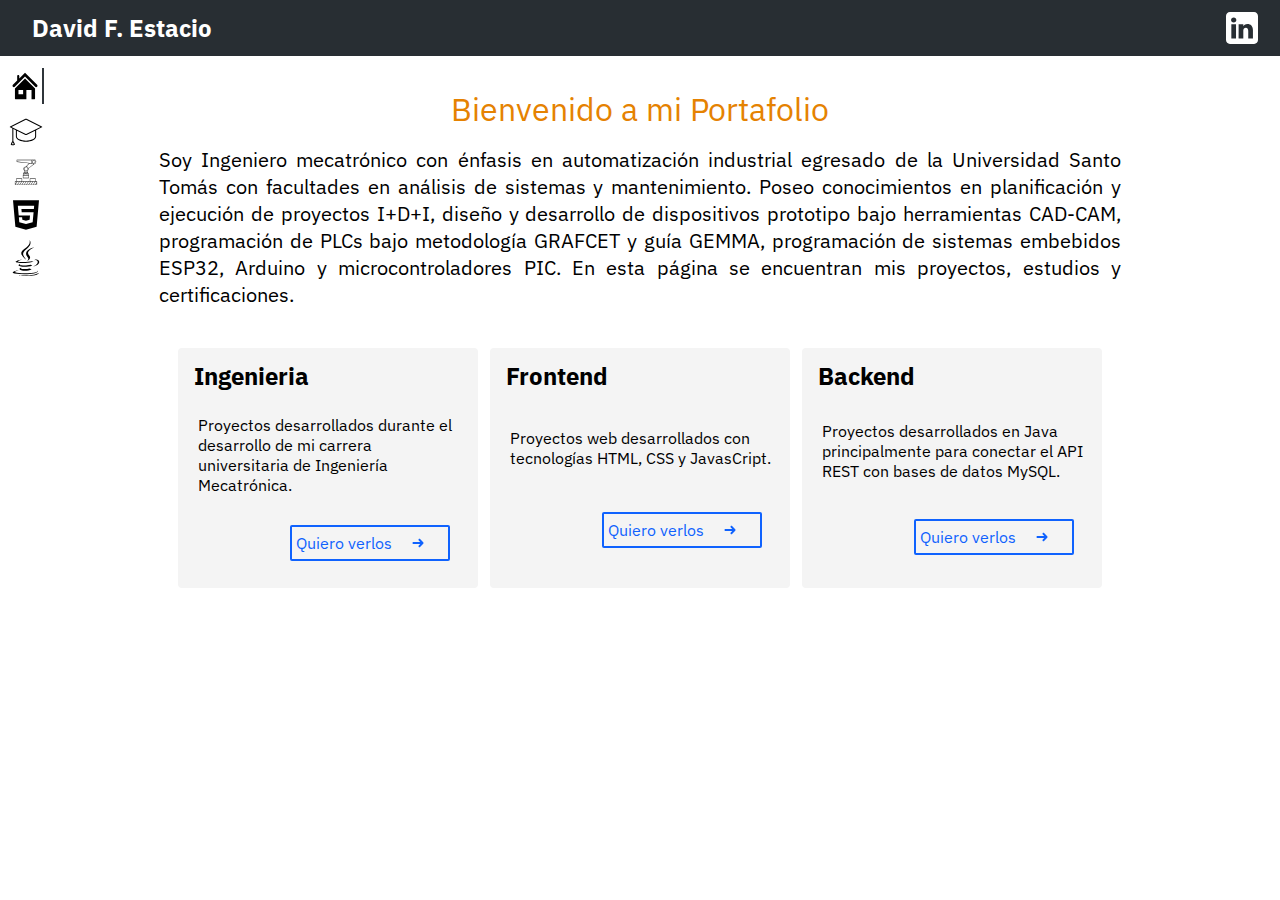
<file: index.html>
<!DOCTYPE html>
<html lang="ES">

<head>
    <meta charset="UTF-8">
    <meta http-equiv="X-UA-Compatible" content="IE=edge">
    <meta name="viewport" content="width=device-width, initial-scale=1.0">

    <link rel="preconnect" href="https://fonts.googleapis.com">
    <link rel="preconnect" href="https://fonts.gstatic.com" crossorigin>
    <link href="https://fonts.googleapis.com/css2?family=IBM+Plex+Sans:wght@100;300;400;700&display=swap" rel="stylesheet">

    <link rel="stylesheet" href="./styles/base-style.css">
    <link rel="stylesheet" href="./styles/index-styles.css">

    <title>Portfolio | David F Estacio</title>
</head>

<body>
    <div class="header">
        <figure class="show-mobile-menu">
            <img src="./icons/menu_icon.svg" alt="Show lateral menu">
        </figure>

        <p>David F. Estacio</p>

        <a href="https://www.linkedin.com/in/david-fernando-estacio-quiroz/">
            <img src="./icons/linkedin_logo_icon.svg"
                alt="My LinkedIn profile">
        </a>

    </div>

    <div class="mobile-menu non-visible">
        <ul>
            <li>
                <a href="./index.html">
                        Pagina principal
                </a>
            </li>
            <li>
                <a href="./education.html">
                        Estudios y certificaciones
                </a>
            </li>
            <li>
                <a href="./projects-eng.html">
                        Proyectos de ingenieria
                </a>
            </li>
            <li>
                <a href="./projects-frontend.html">
                        Proyectos frontend
                </a>
            </li>
            <li>
                <a href="./projects-backend.html">
                        Proyectos backend
                </a>
            </li>
    
    
        </ul>
    </div>

    <ul class="navigation-menu">
        <li>
            <a href="./index.html">
                <img src="./icons/home_icon.svg"
                    alt="Pagina principal">
            </a>
        </li>
        <li>
            <a href="./education.html">
                <img src="./icons/education_icon.svg"
                    alt="Estudios y certificaciones">
            </a>
        </li>
        <li>
            <a href="./projects-eng.html">
                <img src="./icons/industri_icon.svg"
                    alt="Proyectos de ingenieria">
            </a>
        </li>
        <li>
            <a href="./projects-frontend.html">
                <img src="./icons/html5_icon.svg"
                    alt="Proyectos frontend">
            </a>
        </li>
        <li>
            <a href="./projects-backend.html">
                <img src="./icons/java_icon.svg"
                    alt="Proyectos backend">
            </a>
        </li>


    </ul>

    <div class="site-content"></div>

    <script src="./scripts/index.js"></script>
</body>

</html>
</file>
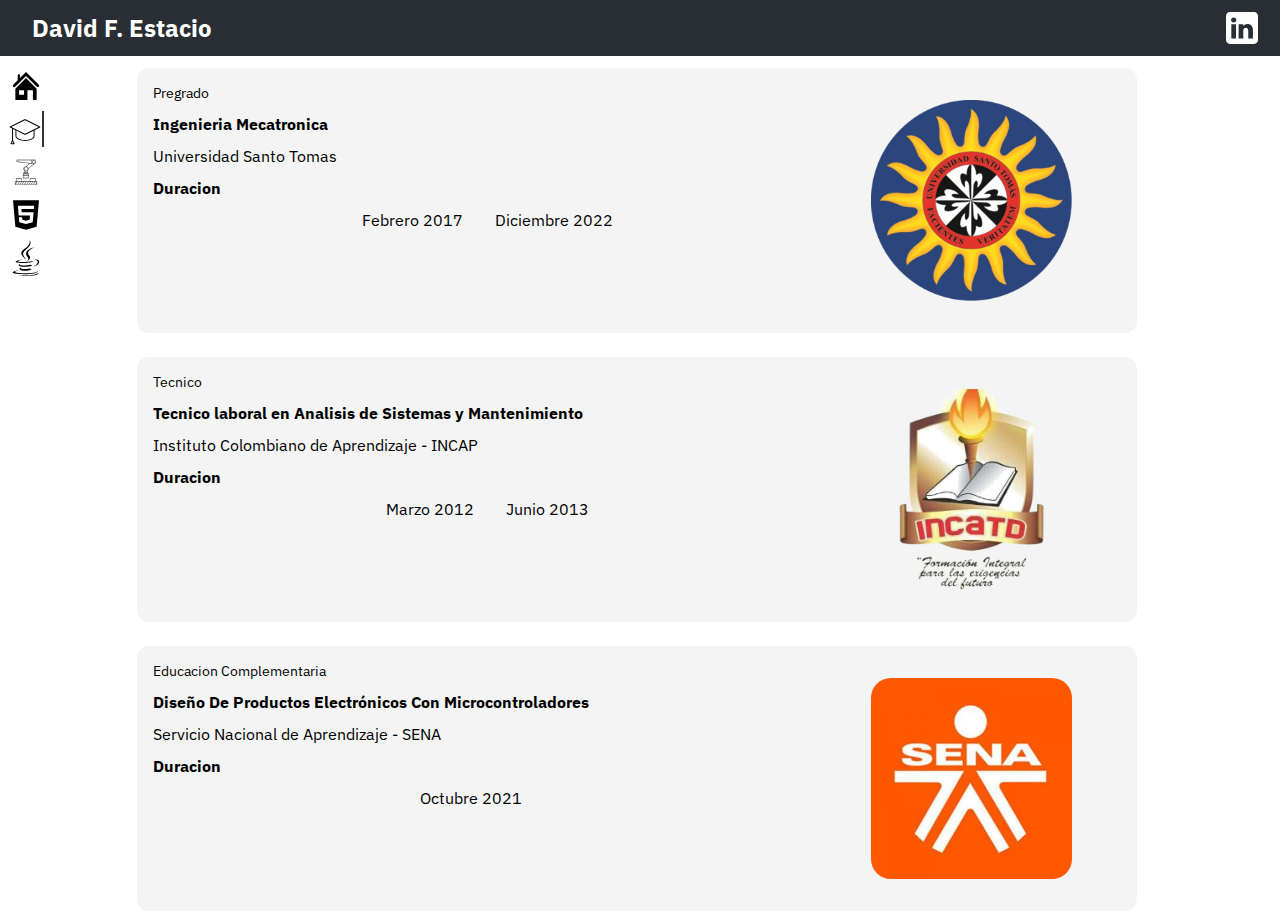
<file: education.html>
<!DOCTYPE html>
<html lang="en">
<head>
    <meta charset="UTF-8">
    <meta http-equiv="X-UA-Compatible" content="IE=edge">
    <meta name="viewport" content="width=device-width, initial-scale=1.0">

    <link rel="preconnect" href="https://fonts.googleapis.com">
    <link rel="preconnect" href="https://fonts.gstatic.com" crossorigin>
    <link href="https://fonts.googleapis.com/css2?family=IBM+Plex+Sans:wght@100;300;400;700&display=swap" rel="stylesheet">

    <link rel="stylesheet" href="./styles/base-style.css">
    <link rel="stylesheet" href="./styles/education-styles.css">

    <title>Educacion | David F Estacio</title>
</head>
<body>

    <div class="header">
        <figure class="show-mobile-menu">
            <img src="./icons/menu_icon.svg" alt="Show lateral menu">
        </figure>

        <p>David F. Estacio</p>

        <a href="https://www.linkedin.com/in/david-fernando-estacio-quiroz/">
            <img src="./icons/linkedin_logo_icon.svg"
                alt="My LinkedIn profile">
        </a>

    </div>

    <div class="mobile-menu non-visible">
        <ul>
            <li>
                <a href="./index.html">
                        Pagina principal
                </a>
            </li>
            <li>
                <a href="./education.html">
                        Estudios y certificaciones
                </a>
            </li>
            <li>
                <a href="./projects-eng.html">
                        Proyectos de ingenieria
                </a>
            </li>
            <li>
                <a href="./projects-frontend.html">
                        Proyectos frontend
                </a>
            </li>
            <li>
                <a href="./projects-backend.html">
                        Proyectos backend
                </a>
            </li>
    
    
        </ul>
    </div>

    <ul class="navigation-menu">
        <li>
            <a href="./index.html">
                <img src="./icons/home_icon.svg"
                    alt="Pagina principal">
            </a>
        </li>
        <li>
            <a href="./education.html">
                <img src="./icons/education_icon.svg"
                    alt="Estudios y certificaciones">
            </a>
        </li>
        <li>
            <a href="./projects-eng.html">
                <img src="./icons/industri_icon.svg"
                    alt="Proyectos de ingenieria">
            </a>
        </li>
        <li>
            <a href="./projects-frontend.html">
                <img src="./icons/html5_icon.svg"
                    alt="Proyectos frontend">
            </a>
        </li>
        <li>
            <a href="./projects-backend.html">
                <img src="./icons/java_icon.svg"
                    alt="Proyectos backend">
            </a>
        </li>


    </ul>

    <div class="site-content">
        
    </div>
    
    <script src="./scripts/education.js"></script>
</body>
</html>
</file>
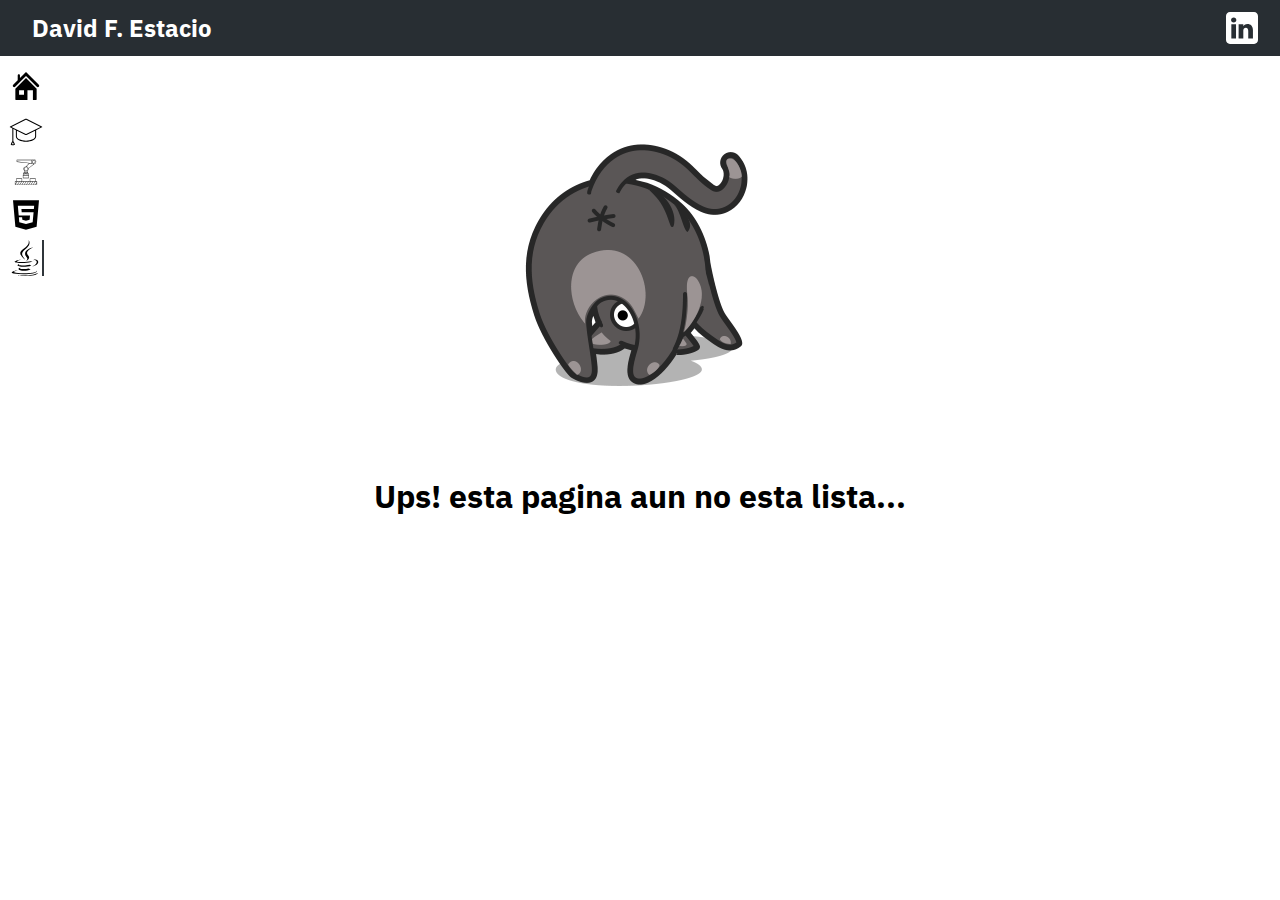
<file: projects-backend.html>
<!DOCTYPE html>
<html lang="ES">

<head>
    <meta charset="UTF-8">
    <meta http-equiv="X-UA-Compatible" content="IE=edge">
    <meta name="viewport" content="width=device-width, initial-scale=1.0">

    <link rel="preconnect" href="https://fonts.googleapis.com">
    <link rel="preconnect" href="https://fonts.gstatic.com" crossorigin>
    <link href="https://fonts.googleapis.com/css2?family=IBM+Plex+Sans:wght@100;300;400;700&display=swap" rel="stylesheet">

    <link rel="stylesheet" href="./styles/base-style.css">
    <link rel="stylesheet" href="./styles/projects-backend.css">

    <title>Backend | David F Estacio</title>
</head>

<body>
    <div class="header">
        <figure class="show-mobile-menu">
            <img src="./icons/menu_icon.svg" alt="Show lateral menu">
        </figure>

        <p>David F. Estacio</p>

        <a href="https://www.linkedin.com/in/david-fernando-estacio-quiroz/">
            <img src="./icons/linkedin_logo_icon.svg"
                alt="My LinkedIn profile">
        </a>

    </div>

    <div class="mobile-menu non-visible">
        <ul>
            <li>
                <a href="./index.html">
                        Pagina principal
                </a>
            </li>
            <li>
                <a href="./education.html">
                        Estudios y certificaciones
                </a>
            </li>
            <li>
                <a href="./projects-eng.html">
                        Proyectos de ingenieria
                </a>
            </li>
            <li>
                <a href="./projects-frontend.html">
                        Proyectos frontend
                </a>
            </li>
            <li>
                <a href="./projects-backend.html">
                        Proyectos backend
                </a>
            </li>
    
    
        </ul>
    </div>

    <ul class="navigation-menu">
        <li>
            <a href="./index.html">
                <img src="./icons/home_icon.svg"
                    alt="Pagina principal">
            </a>
        </li>
        <li>
            <a href="./education.html">
                <img src="./icons/education_icon.svg"
                    alt="Estudios y certificaciones">
            </a>
        </li>
        <li>
            <a href="./projects-eng.html">
                <img src="./icons/industri_icon.svg"
                    alt="Proyectos de ingenieria">
            </a>
        </li>
        <li>
            <a href="./projects-frontend.html">
                <img src="./icons/html5_icon.svg"
                    alt="Proyectos frontend">
            </a>
        </li>
        <li>
            <a href="./projects-backend.html">
                <img src="./icons/java_icon.svg"
                    alt="Proyectos backend">
            </a>
        </li>


    </ul>

    <div class="site-content">
        <picture class="work-not-ready-icon">
            <img src="./icons/cat_icon.ico" class="icon"/>
        </picture>
        <p>
            Ups! esta pagina aun no esta lista...
        </p>
    </div>

    <script src="./scripts/backend.js"></script>
</body>

</html>
</file>
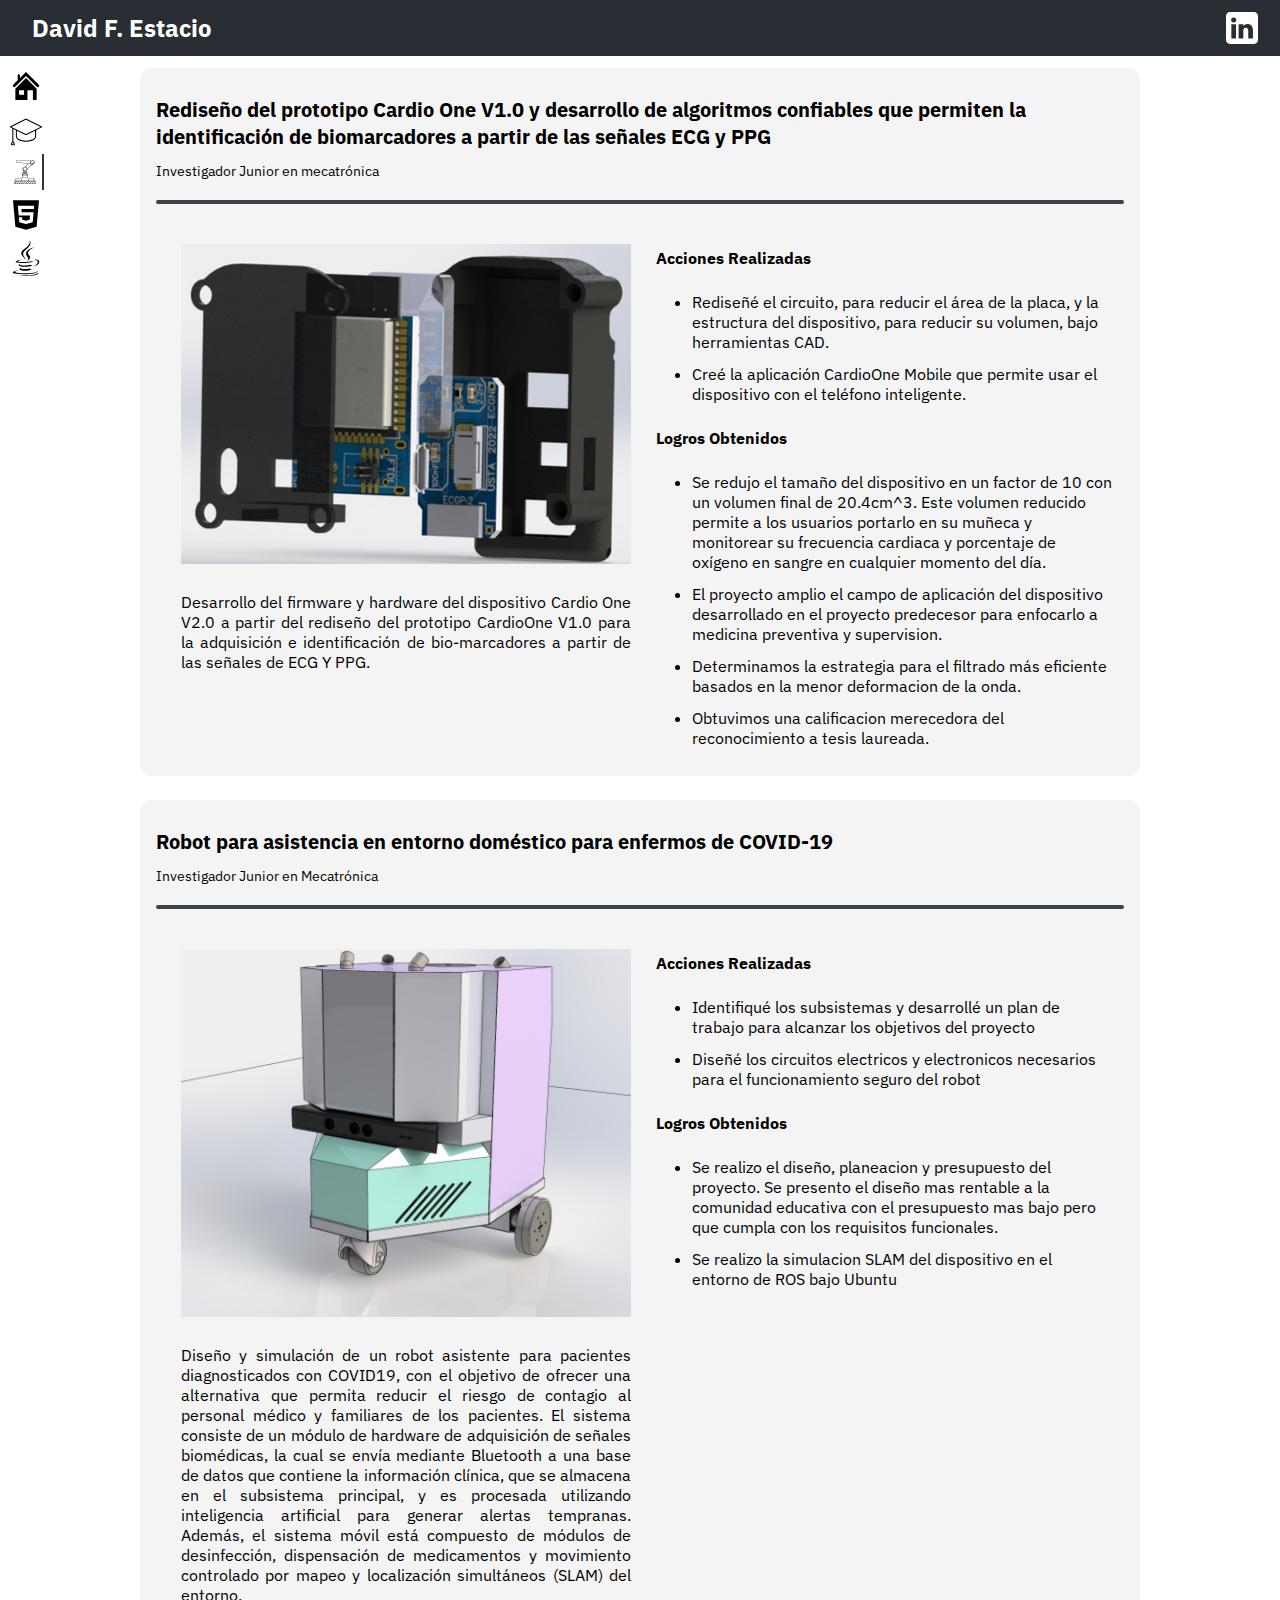
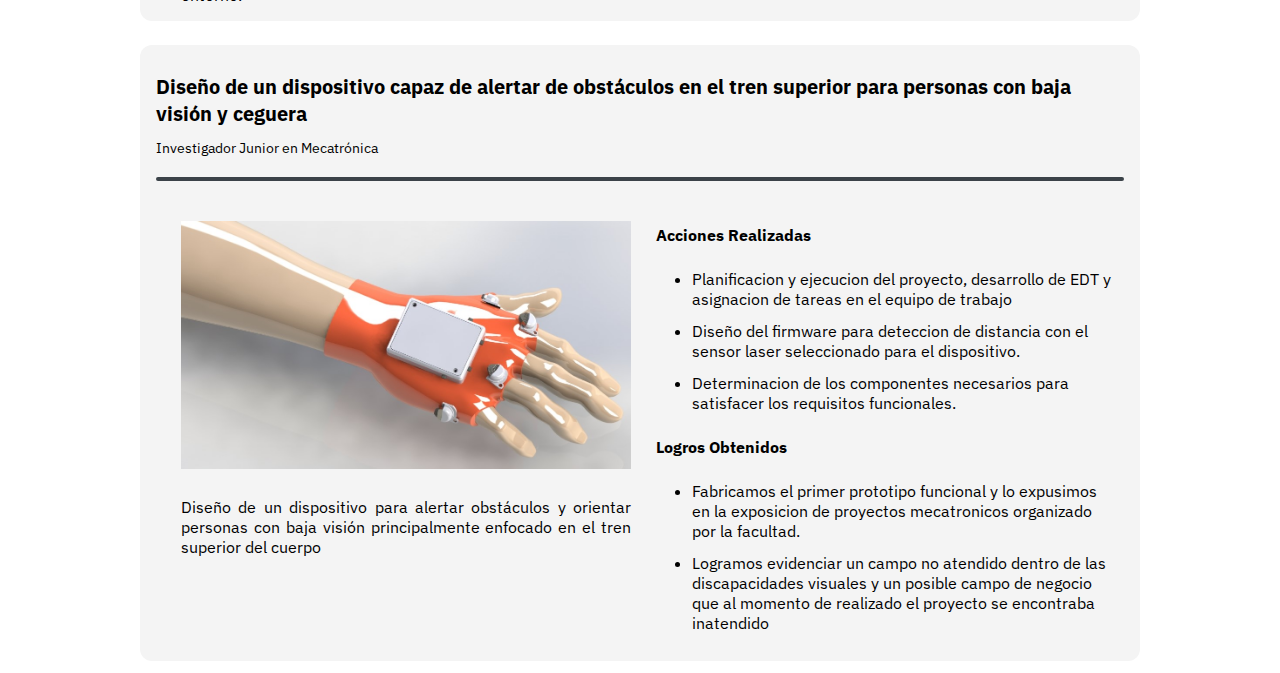
<file: projects-eng.html>
<!DOCTYPE html>
<html lang="en">
<head>
    <meta charset="UTF-8">
    <meta http-equiv="X-UA-Compatible" content="IE=edge">
    <meta name="viewport" content="width=device-width, initial-scale=1.0">

    <link rel="preconnect" href="https://fonts.googleapis.com">
    <link rel="preconnect" href="https://fonts.gstatic.com" crossorigin>
    <link href="https://fonts.googleapis.com/css2?family=IBM+Plex+Sans:wght@100;300;400;700&display=swap" rel="stylesheet">

    <link rel="stylesheet" href="./styles/base-style.css">
    <link rel="stylesheet" href="./styles/projects.css">

    <title>Ingenieria | Mis Proyectos</title>
</head>

<body>
    <div class="header">
        <figure class="show-mobile-menu">
            <img src="./icons/menu_icon.svg" alt="Show lateral menu">
        </figure>

        <p>David F. Estacio</p>

        <a href="https://www.linkedin.com/in/david-fernando-estacio-quiroz/">
            <img src="./icons/linkedin_logo_icon.svg"
                alt="My LinkedIn profile">
        </a>

    </div>

    <div class="mobile-menu non-visible">
        <ul>
            <li>
                <a href="./index.html">
                        Pagina principal
                </a>
            </li>
            <li>
                <a href="./education.html">
                        Estudios y certificaciones
                </a>
            </li>
            <li>
                <a href="./projects-eng.html">
                        Proyectos de ingenieria
                </a>
            </li>
            <li>
                <a href="./projects-frontend.html">
                        Proyectos frontend
                </a>
            </li>
            <li>
                <a href="/">
                        Proyectos backend
                </a>
            </li>
    
    
        </ul>
    </div>

    <ul class="navigation-menu">
        <li>
            <a href="./index.html">
                <img src="./icons/home_icon.svg"
                    alt="Pagina principal">
            </a>
        </li>
        <li>
            <a href="./education.html">
                <img src="./icons/education_icon.svg"
                    alt="Estudios y certificaciones">
            </a>
        </li>
        <li>
            <a href="./projects-eng.html">
                <img src="./icons/industri_icon.svg"
                    alt="Proyectos de ingenieria">
            </a>
        </li>
        <li>
            <a href="./projects-frontend.html">
                <img src="./icons/html5_icon.svg"
                    alt="Proyectos frontend">
            </a>
        </li>
        <li>
            <a href="/">
                <img src="./icons/java_icon.svg"
                    alt="Proyectos backend">
            </a>
        </li>


    </ul>

    <div class="site-content"></div>


    <script src="./scripts/projects.js"></script>
</body>
</html>
</file>
<file: styles/base-style.css>
:root{
    --white: #FFFFFF;
    --black: #282E33;
    --shadows: #F4F4F4;

    --gold-titles: #E58201;
    --separation-lines: #3B4248;
    --emphasis-blue: #0f62fe;

    --scrollbar: #3B4248;
    --scrollbar-hover: #2F353A;

    --header-bar-heigh: 5.6rem;

    --sm: 1.4rem;
    --nm: 1.6rem;
    --md: 2rem;
    --lg: 2.4rem;
    --vl: 2.8rem;
    --gg: 3.2rem;
}

* {
    box-sizing: border-box;
    padding: 0;
    margin: 0;
}

html {
    font-size: 62.5%;
}

body {
    width: 100%;
    font-family: 'IBM Plex Sans', sans-serif;
}

.header {
    position: sticky;
    top: 0;
    z-index: 2;

    display: grid;
    grid-template-columns: 1fr auto;
    justify-content: space-between;
    align-items: center;

    width: 100%;
    height: var(--header-bar-heigh);
    padding-left: 1.2rem;
    padding-right: 1.2rem;

    background-color: var(--black);
}

.header figure {
    display: inline-block;
}

.header p {
    display: none;
}

.header a {
    margin-right: 2rem;
    width: 3.2rem;
    height: 3.2rem; 
}

.header img {
    width: 3.2rem;
    height: 3.2rem;
}

.mobile-menu {
    position: sticky;
    top: var(--header-bar-heigh);
    z-index: 1;

    display: grid;
    place-items: center;
    
    width: 100%;
    height: calc(100vh - 5rem);

    font-size: var(--lg);
    background-color: var(--shadows);
}

.mobile-menu ul {
    display: flex;
    flex-direction: column;

    height: 50vh;

    justify-content: space-between;
    list-style-type: none;
    align-items: center;
}

.mobile-menu li {
    margin-top: 2.4rem;
}

.mobile-menu a {
    text-decoration: none;
    color: var(--black);
}

.non-visible {
    display: none;
}

.navigation-menu {
    position: absolute;
    top: var(--header-bar-heigh);

    display: none;
    padding: .8rem;

    list-style: none;
    background-color: var(--white);
}

.navigation-menu li {
    margin-top: .4rem;
}

.navigation-menu img:hover {
    border: .2rem solid var(--scrollbar-hover);
    background-color: var(--shadows);
    border-radius: .8rem;
}

.navigation-menu img {
    width: 3.6rem;
    height: 3.6rem;
}

.site-content{
    position: absolute;
    top: var(--header-bar-heigh);

    padding-left: 2.4rem;
    padding-right: 2.4rem;
    display: flex;
    flex-direction: column;

    width: 100%;
}

@media (min-width:640px) {
    .header {
        grid-template-columns: auto 1fr auto;
    }
    .header p {
        display: inline-block;
        text-align: center;
        margin-left: 2rem;
        font-size: var(--lg);
        font-weight: bold;
        font-weight: 400;
        color: var(--white);
    }

    .header :last-child {
        margin-right: 1rem;
    }
    
}
@media (min-width:800px){
    .header {
        grid-template-columns: 1fr auto;
    }

    .header figure {
        display: none;
    }

    .header p {
        display: inline-block;
        text-align: start;
        font-size: var(--lg);
        font-weight: bolder;
    }

    .navigation-menu {
        display: flex;
        flex-direction: column;
        text-align: center;
    }

    .site-content {
        width: calc(100% - 10rem);
        margin-left: 5rem;
        margin-right: 5rem;
    }
}

@media (min-width: 1000px) {
    body {
        max-width: 160rem;
        margin-left: auto;
        margin-right: auto;
    }
    .site-content{
        max-width: 160rem;
    }
}
</file>
<file: styles/index-styles.css>
.navigation-menu li:nth-child(1) img {
    border-right: .2rem solid var(--scrollbar-hover);
}

.introduction {
    display: flex;
    place-items: center;
    flex-direction: column;
    margin-top: 1.6rem;
}

.introduction__title {
    margin-top: 1.6rem;
    text-align: center;
    color: var(--gold-titles);
    font-weight: 400;
    font-size: var(--vl);
}

.introduction__paragraph {
    margin-top: 1.6rem;
    text-align: justify;
    font-size: var(--md);
}

.projects {
    display: grid;
    grid-template-rows: repeat(3, auto);
    justify-content: space-between;
    align-items: center;
    
    grid-gap: 1.2rem;

    margin-top: 4rem;
    margin-bottom: 4rem;
}

.project-links {
    display: grid;
    justify-content: space-between;

    padding: 1.2rem;
    border-radius: .4rem;
    background-color: var(--shadows);
}

.project-links__type {
    height: 2.4rem;
    margin-bottom: 1.6rem;

    font-size: var(--lg);
    font-weight: 700;
    margin-left: .4rem;
    
}

.project-links__description {    
    font-size: var(--nm);
    margin-left: .8rem;
    margin-right: .4rem;
    margin-bottom: 1.6rem;
}

.project-links__anchor {
    display: flex;
    place-items: center;
    align-items: center;

    width: 16rem;
    height: 3.6rem;
    
    padding: .4rem;
    margin-right: 1.6rem;
    margin-left: auto;

    border: solid .2rem var(--emphasis-blue);
    color: var(--emphasis-blue);

    border-radius: .2rem;
    text-decoration: none;
    font-size: var(--nm);
}

.project-links__anchor :hover {
    cursor: pointer;
}

.project-links img{
    margin-left: 1.6rem;
    width: 2rem;
    height: 1.6rem;
}

@media (min-width: 640px) {    
    .introduction{
        width: 85%;
        align-self: center;
    }

    .introduction__title {
        font-size: var(--gg);
    }

    .projects {
        place-content: center;
    }

    .project-links {
        width: 50rem;
    }
    
}

@media (min-width:800px) {
    .projects {
        display: flex;
        flex-direction: row;

        width: 90%;
        place-content: center;

        margin-left: auto;
        margin-right: auto;
    }

    .project-links {
        width: 24rem;
        height: 24rem;
    }
}

@media (min-width: 1000px) {
    .project-links {
        width: 30rem;
    }
}
</file>
<file: styles/education-styles.css>
.navigation-menu li:nth-child(2) img {
    border-right: .2rem solid var(--scrollbar-hover);
}

.site-content {
    display: flex;
    flex-direction: column;
    align-items: center;
}

.title {
    width: 95%;
    
    margin-top: 1.2rem;
    margin-bottom: 1.2rem;

    padding: 1.6rem;
    
    background-color: var(--shadows);
    border-radius: 1.2rem;
}

.title__class {
    font-size: var(--sm);
}

.title__divider {
    border: solid .2rem var(--separation-lines);
    margin: 2rem 2rem;
    border-radius: .2rem;
}

.title__name {
    font-size: var(--nm);
    font-weight: 700;
    margin-top: 1.2rem;
}

.title__ies {
    font-size: var(--nm);
    margin-top: 1.2rem;
}

.title__duration {
    display: grid;
    grid-template-rows: auto 1fr;
    margin-top: 1.2rem;
    font-size: var(--nm);
}

.title__duration span {
    font-weight: bold;
    margin-bottom: 1.2rem;
}

.title__duration__dates {
    display: flex;
    justify-self: center;
}

.title__duration__dates__data {
    margin-left: 1.6rem;
    margin-right: 1.6rem;
}

.title__ico {
    display: flex;
    align-content: center;
    padding: 1.6rem;

}

.title__ico img {
    width: 75%;
    text-align: center;
    margin-left: auto;
    margin-right: auto;
    border-radius: 2rem;
    object-fit: cover;
}

@media (min-width: 640px) {
    .site-content{
        flex-direction:row;
        flex-wrap: wrap;
        justify-content: center;
    }

   .title{
        display: grid;
        grid-template-columns: auto 30rem;
        height: 30;
        margin-right: 1rem;
   }

}

@media (min-width:800px) {
    .site-content {
        margin-left: 5.2rem;
        margin-right: 5.2rem;
    }
}

@media (min-width:1000px) {
    
    .title {
        max-width: 100rem;
    }
    
}
</file>
<file: styles/projects-backend.css>
.navigation-menu li:nth-child(5) img {
    border-right: .2rem solid var(--scrollbar-hover);
}

.site-content{
    display: flex;
    flex-wrap: wrap;
    flex-direction: column;
    place-content: center;
    align-items: center;
}

.site-content p {
    font-size: var(--lg);
    font-weight: 500;
}

.work-not-ready-icon {
    margin: 8rem auto;
}

@media (min-width: 640px) {
}

@media (min-width:800px) {
    .site-content p {
        font-size: var(--gg);
        font-weight: 700;
    }
}
</file>
<file: styles/projects.css>
.navigation-menu li:nth-child(3) img {
    border-right: .2rem solid var(--scrollbar-hover);
}

.site-content {
    display: flex;
    flex-direction: column;
    align-items: center;
}

.project {
    margin-top: 1.2rem;
    margin-bottom: 1.2rem;
    padding: 1.6rem;

    background-color: var(--shadows);
    border-radius: 1.2rem;

    font-size: var(--nm);
}

.project__divider {
    border: solid .2rem var(--separation-lines);
    margin-top: 2rem;
    margin-bottom: 2rem;
    border-radius: .2rem;
}

.project__name {
    font-weight: 700;
    font-size: var(--md);
    margin-top: 1.2rem;
}

.project__role {
    font-size: var(--sm);
    margin-top: 1.2rem;
}

.project__description {
    width: 90%;
    margin-left: auto;
    margin-right: auto;

    text-align: justify;
    margin-top: 2rem;
}

.project__description img {
    width: 100%;
}

.project__description p {
    margin-top: 1.2rem;
}

.project__information {
    display: grid;
    grid-template-rows: auto 1fr;
    margin-top: 1.2rem;
}

.project__information span {
    font-weight: 700;
    margin-top: 1.2rem;
}

.project__information ul {
    margin: 1.2rem;
}

.project__information li {
    margin-left: 2.4rem;
    margin-top: 1.2rem;
}


@media (min-width:640px) {
    .project {
        max-width: 72rem;
    }
    .project__description {
        display: grid;
        grid-template-columns: auto 30rem;
        grid-gap: 1.2rem;
    }
}

@media (min-width:800px) {
    #divider__2 {
        display: none;
    }

    .project {
        display: grid;
        max-width: 92rem;
        grid-template-rows: repeat(4, auto);
        grid-template-columns: 30rem auto;
    }

    .project__name {
        grid-column: 1 / span 2;
        grid-row: 1;
    } 
    
    .project__role {
        grid-column: 1 / span 2;
        grid-row: 2;
    }
    
    .project__divider {
        grid-column: 1 / span 2;
        grid-row: 3;
    }

    .project__description {
        grid-column: 1;
        grid-row: 4;
        display: flex;
        flex-direction: column;
    }

    .project__information {
        display: flex;
        flex-direction: column;
        grid-column: 2;
        grid-row: 4;
    }

}

@media (min-width: 1000px) {
    .project {
        max-width: 1000px;
        grid-template-columns: 50rem auto;
    }
}
</file>
